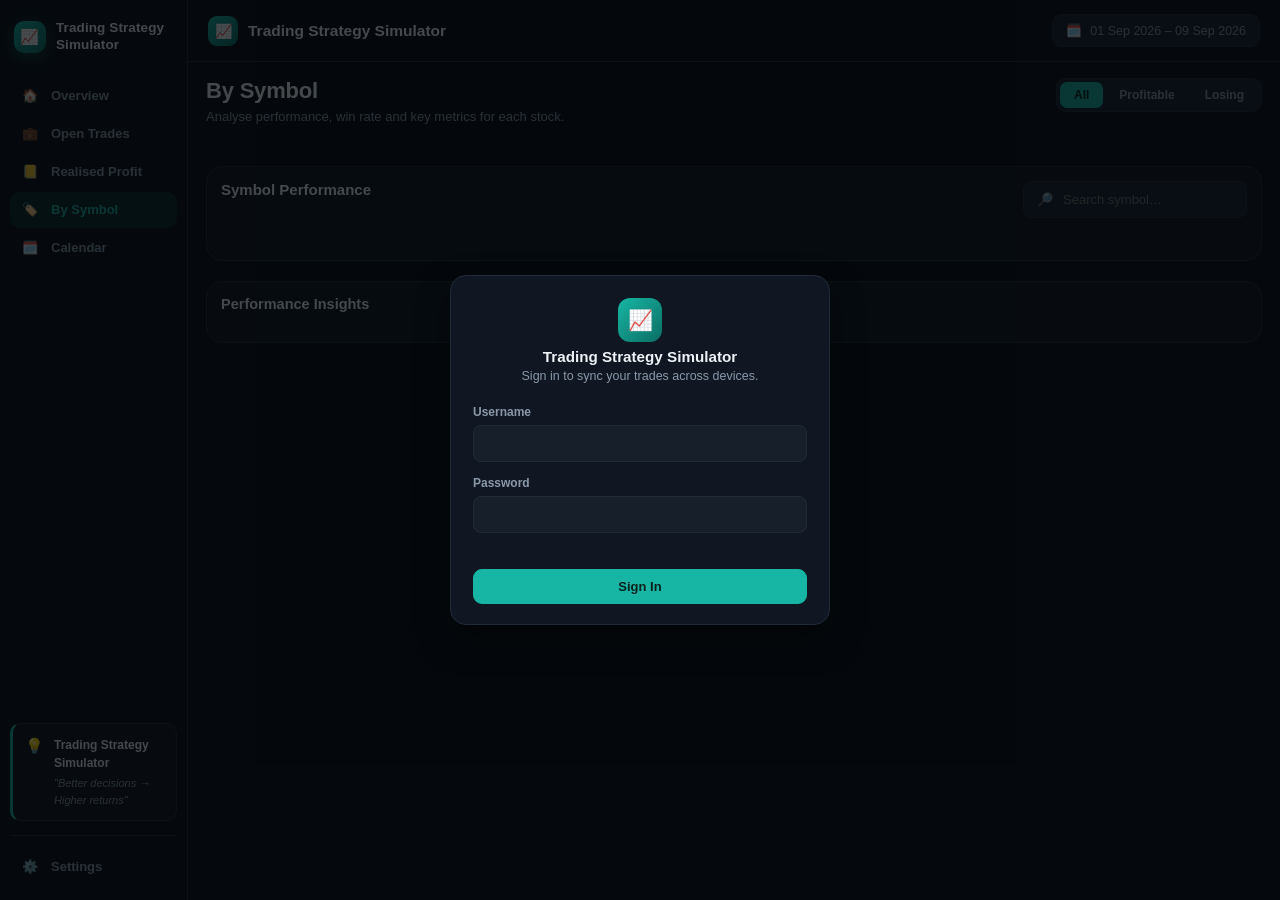
<file: by-symbol.html>
<!doctype html>
<html lang="en">
<head>
<meta charset="UTF-8" />
<meta name="viewport" content="width=device-width, initial-scale=1.0" />
<title>By Symbol — Trading Strategy Simulator</title>
<link rel="stylesheet" href="style.css" />
</head>
<body>
<div class="app-shell">

  <aside class="sidebar">
    <div class="brand"><span class="brand-mark">📈</span> Trading Strategy<br />Simulator</div>
    <ul class="nav-list">
      <li><a class="nav-item" href="index.html"><span class="ico">🏠</span> Overview</a></li>
      <li><a class="nav-item" href="open-trades.html"><span class="ico">💼</span> Open Trades</a></li>
      <li><a class="nav-item" href="realised-profit.html"><span class="ico">📒</span> Realised Profit</a></li>
      <li><a class="nav-item" href="by-symbol.html"><span class="ico">🏷️</span> By Symbol</a></li>
      <li><a class="nav-item" href="calendar.html"><span class="ico">🗓️</span> Calendar</a></li>
    </ul>
    <div class="sidebar-spacer"></div>
    <div class="sidebar-quote">
      <span class="sq-icon">💡</span>
      <span class="sq-text"><b>Trading Strategy Simulator</b><em>"Better decisions → Higher returns"</em></span>
    </div>
    <div class="sidebar-foot">
      <a class="nav-item" href="#" id="signOutBtn"><span class="ico">⚙️</span> Settings</a>
    </div>
  </aside>

  <main class="main">
    <div class="topbar">
      <div class="topbar-left">
        <button class="icon-btn" id="menuToggle" style="display:none;">☰</button>
        <span class="brand-mark">📈</span>
        <h1>Trading Strategy Simulator</h1>
      </div>
      <div class="topbar-right">
        <div class="date-range">🗓️ <span>01 Sep 2026 – 09 Sep 2026</span></div>
      </div>
    </div>

    <div class="content">

      <div class="page-head-row">
        <div class="page-head">
          <h2>By Symbol</h2>
          <p>Analyse performance, win rate and key metrics for each stock.</p>
        </div>
        <div class="seg-toggle" id="profitFilterToggle">
          <button class="active" data-filter="all">All</button>
          <button data-filter="profitable">Profitable</button>
          <button data-filter="losing">Losing</button>
        </div>
      </div>

      <div class="kpi-row" id="kpiRow1"></div>

      <div class="panel" id="symbolPanel" style="margin-top:6px;">
        <div class="page-head-row" style="margin-bottom:14px;">
          <h3 style="margin:0;font-size:15px;">Symbol Performance</h3>
          <div class="toolbar" style="margin:0;">
            <div class="search-box">🔎 <input type="text" id="searchBox" placeholder="Search symbol…" /></div>
          </div>
        </div>
        <div class="table-wrap">
          <table class="data-table" id="symbolTable"></table>
        </div>
        <div class="pagination">
          <span class="page-info" id="resultsCount"></span>
          <div class="page-controls" id="pagination"></div>
        </div>
      </div>

      <div class="panel" style="margin-top:20px;">
        <div class="panel-head"><h3>Performance Insights</h3></div>
        <div class="insight-grid" id="insightGrid"></div>
      </div>
    </div>
  </main>
</div>

<!-- ============ SYMBOL DETAIL MODAL ============ -->
<div class="modal-overlay" id="symbolModalOverlay">
  <div class="modal modal-xl">
    <div class="symbol-modal-head">
      <div class="sym-id">
        <span class="sym-avatar" id="symAvatarBig">R</span>
        <div>
          <h3 id="symTitle">—</h3>
          <p id="symSubtitle">—</p>
        </div>
      </div>
      <button class="modal-close" id="symbolModalClose">✕</button>
    </div>
    <div class="mini-stat-row" id="symMiniStats"></div>

    <div class="symbol-modal-toolbar">
      <h4>Trades</h4>
      <div class="toolbar-right">
        <div class="pill-tabs compact" style="margin:0;">
          <button class="pill-tab modal-side-tab active" data-side="all">All</button>
          <button class="pill-tab modal-side-tab" data-side="Long">Long</button>
          <button class="pill-tab modal-side-tab" data-side="Short">Short</button>
        </div>
        <div class="range-chip">🗓️ 01 Sep 2026 – 09 Sep 2026</div>
      </div>
    </div>
    <div class="modal-body" style="padding-top:8px;">
      <div class="table-wrap">
        <table class="data-table" id="symTradesTable"></table>
      </div>
    </div>
    <div class="modal-footer" style="justify-content:space-between;align-items:center;">
      <span class="muted" id="symTradesCount" style="font-size:12px;"></span>
      <button class="btn btn-primary" id="symbolModalCloseBtn">Close</button>
    </div>
  </div>
</div>

<div class="toast" id="toast"></div>

<script src="api.js"></script>
<script src="utils.js"></script>
<script src="shell.js"></script>
<script src="by-symbol.js"></script>
</body>
</html>
</file>
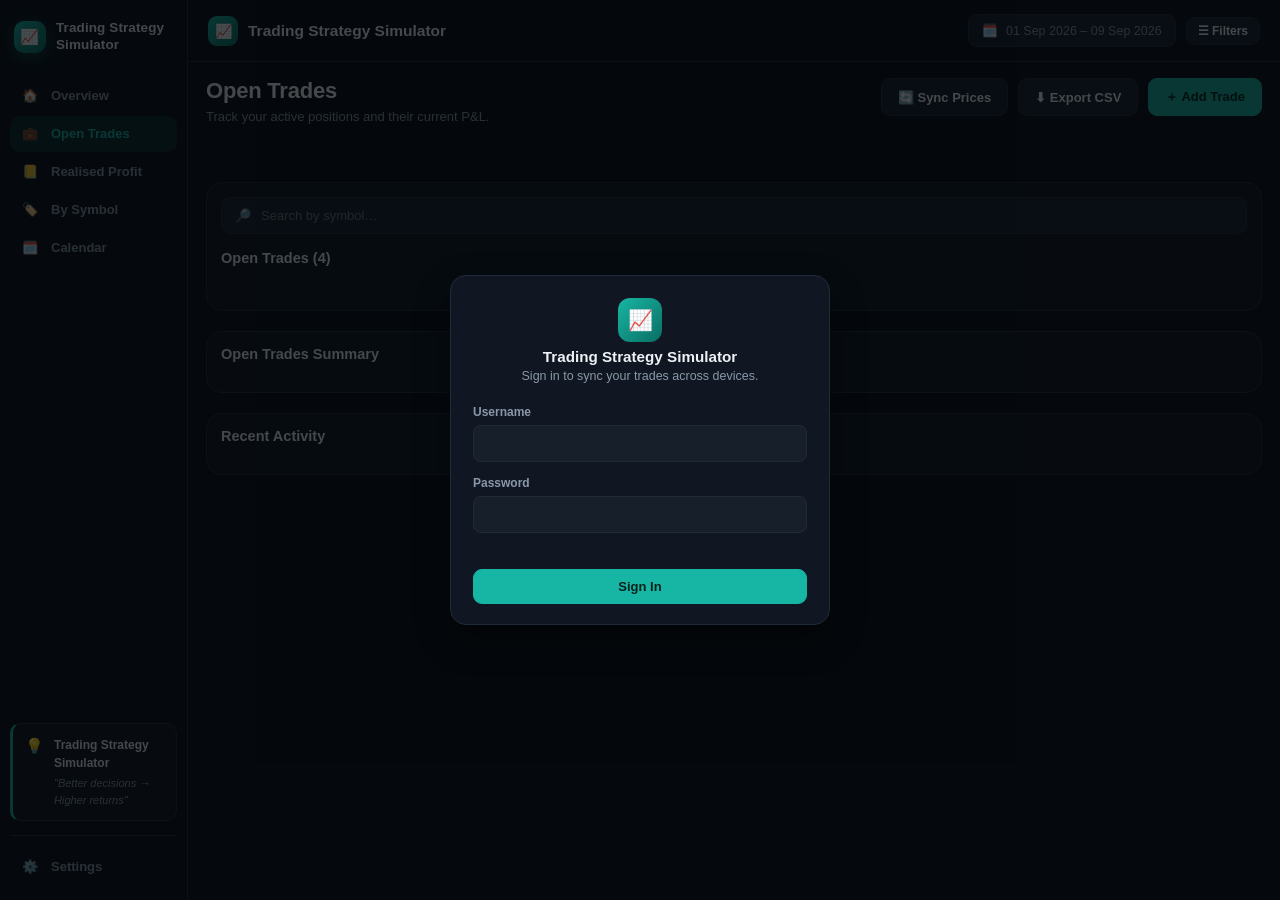
<file: open-trades.html>
<!doctype html>
<html lang="en">
<head>
<meta charset="UTF-8" />
<meta name="viewport" content="width=device-width, initial-scale=1.0" />
<title>Open Trades — Trading Strategy Simulator</title>
<link rel="stylesheet" href="style.css" />
</head>
<body>
<div class="app-shell">

  <!-- ============ SIDEBAR ============ -->
  <aside class="sidebar">
    <div class="brand"><span class="brand-mark">📈</span> Trading Strategy<br />Simulator</div>
    <ul class="nav-list">
      <li><a class="nav-item" href="index.html"><span class="ico">🏠</span> Overview</a></li>
      <li><a class="nav-item" href="open-trades.html"><span class="ico">💼</span> Open Trades</a></li>
      <li><a class="nav-item" href="realised-profit.html"><span class="ico">📒</span> Realised Profit</a></li>
      <li><a class="nav-item" href="by-symbol.html"><span class="ico">🏷️</span> By Symbol</a></li>
      <li><a class="nav-item" href="calendar.html"><span class="ico">🗓️</span> Calendar</a></li>
    </ul>
    <div class="sidebar-spacer"></div>
    <div class="sidebar-quote">
      <span class="sq-icon">💡</span>
      <span class="sq-text"><b>Trading Strategy Simulator</b><em>"Better decisions → Higher returns"</em></span>
    </div>
    <div class="sidebar-foot">
      <a class="nav-item" href="#" id="signOutBtn"><span class="ico">⚙️</span> Settings</a>
    </div>
  </aside>

  <!-- ============ MAIN ============ -->
  <main class="main">
    <div class="topbar">
      <div class="topbar-left">
        <button class="icon-btn" id="menuToggle" style="display:none;">☰</button>
        <span class="brand-mark">📈</span>
        <h1>Trading Strategy Simulator</h1>
      </div>
      <div class="topbar-right">
        <div class="date-range">🗓️ <span>01 Sep 2026 – 09 Sep 2026</span></div>
        <button class="btn btn-sm" id="filtersBtn">☰ Filters</button>
      </div>
    </div>

    <div class="content">
      <div class="page-head-row">
        <div class="page-head">
          <h2>Open Trades</h2>
          <p>Track your active positions and their current P&amp;L.</p>
        </div>
        <div style="display:flex;gap:10px;flex-wrap:wrap;">
          <button class="btn" id="syncPricesBtn">🔄 Sync Prices</button>
          <button class="btn" id="exportCsvBtn">⬇ Export CSV</button>
          <button class="btn btn-primary" id="openAddTradeBtn">＋ Add Trade</button>
        </div>
      </div>

      <div class="sync-note" id="syncNote" style="margin-bottom:16px;"></div>

      <div class="kpi-row" id="kpiRow" style="margin-bottom:20px;"></div>

      <div class="panel" style="margin-bottom:20px;">
        <div class="toolbar">
          <div class="search-box">🔎 <input type="text" id="searchBox" placeholder="Search by symbol…" /></div>
        </div>
        <div class="filters-bar" id="filtersBar">
          <select id="filterDirection">
            <option value="">All Directions</option>
            <option value="Long">Long</option>
            <option value="Short">Short</option>
          </select>
          <select id="filterAssetType">
            <option value="">All Asset Types</option>
            <option value="Cash/Future">Cash/Future</option>
            <option value="Options">Options</option>
          </select>
        </div>

        <div class="panel-head" style="margin-top:16px;">
          <h3 id="openTradesHeading">Open Trades (4)</h3>
        </div>
        <div class="table-wrap">
          <table class="data-table" id="openTradesTable"></table>
        </div>
        <div class="totals-row" id="openTotalsRow"></div>
      </div>

      <div class="panel" style="margin-bottom:20px;">
        <div class="panel-head"><h3>Open Trades Summary</h3></div>
        <div class="summary-strip" id="summaryStrip"></div>
      </div>

      <div class="panel">
        <div class="panel-head"><h3>Recent Activity</h3></div>
        <div class="table-wrap">
          <table class="data-table" id="actionsLogTable"></table>
        </div>
      </div>
    </div>
  </main>
</div>

<!-- datalists for symbol / strategy autocomplete -->
<datalist id="symbolList"></datalist>
<datalist id="strategyList"></datalist>

<!-- ============ ADD TRADE MODAL ============ -->
<div class="modal-overlay" id="addTradeModalOverlay">
  <div class="modal modal-lg">
    <div class="modal-header">
      <div>
        <div class="mh-ico">＋</div>
        <h3>Add Trade</h3>
        <p>Enter the trade details to track in your strategy.</p>
      </div>
      <button class="modal-close" id="addTradeModalClose">✕</button>
    </div>
    <div class="modal-body two-col">
      <div>
        <div class="modal-section-title">Trade Details</div>
        <div class="field">
          <label for="fSymbol">Symbol *</label>
          <input id="fSymbol" list="symbolList" placeholder="Search symbol (e.g. RELIANCE)" autocomplete="off" />
          <div class="hint" id="fSymbolPriceHint"></div>
        </div>
        <div class="field">
          <label>Trade Type *</label>
          <div class="segmented" id="assetDirectionToggle">
            <button type="button" data-val="Long" class="active" id="btnBuy">BUY</button>
            <button type="button" data-val="Short" id="btnSell">SELL</button>
          </div>
          <select id="fDirection" style="display:none;">
            <option value="Long">Long</option>
            <option value="Short">Short</option>
          </select>
        </div>
        <div class="field-row">
          <div class="field">
            <label for="fQuantity">Quantity *</label>
            <input id="fQuantity" type="number" min="0" step="1" placeholder="10" />
          </div>
          <div class="field">
            <label for="fEntryPrice">Entry Price *</label>
            <input id="fEntryPrice" type="number" min="0" step="0.01" placeholder="1420.00" />
          </div>
        </div>
        <div class="field">
          <label for="fInvested">Invested Value (with leverage) <span class="opt">ⓘ</span></label>
          <input id="fInvested" type="number" min="0" step="1" placeholder="85000" />
        </div>
        <div class="field">
          <label for="fEntryDate">Buy Date *</label>
          <input id="fEntryDate" type="datetime-local" />
        </div>
        <div class="field">
          <label>Asset Type</label>
          <div class="segmented" id="assetTypeToggle">
            <button type="button" data-val="Cash/Future" class="active">Cash/Future</button>
            <button type="button" data-val="Options">Options</button>
          </div>
        </div>
      </div>

      <div>
        <div class="modal-section-title">Risk Management</div>
        <div class="field-row">
          <div class="field">
            <label for="fStopLoss">Stop Loss <span class="opt">(optional)</span></label>
            <input id="fStopLoss" type="number" min="0" step="0.01" placeholder="1380.00" />
          </div>
          <div class="field">
            <label for="fTarget">Target Price <span class="opt">(optional)</span></label>
            <input id="fTarget" type="number" min="0" step="0.01" placeholder="1500.00" />
          </div>
        </div>
        <div id="plPreviewBox" class="hint" style="display:none;background:var(--panel-2);border:1px solid var(--border);border-radius:8px;padding:10px;margin-bottom:10px;"></div>

        <div class="modal-section-title" style="margin-top:8px;">Strategy &amp; Notes</div>
        <div class="field">
          <label for="fStrategy">Strategy Name *</label>
          <input id="fStrategy" list="strategyList" placeholder="e.g. EMA Crossover" />
        </div>
        <div class="field">
          <label for="fNotes">Note <span class="opt">(optional)</span></label>
          <textarea id="fNotes" maxlength="500" placeholder="Long term position. Good sector outlook."></textarea>
        </div>
      </div>
    </div>
    <div class="form-error" id="formError" style="padding:0 22px;"></div>
    <div class="modal-footer">
      <button class="btn" id="addTradeCancel">Cancel</button>
      <button class="btn btn-primary" id="addTradeBtn">Add Trade</button>
    </div>
  </div>
</div>

<!-- ============ CLOSE TRADE MODAL ============ -->
<div class="modal-overlay" id="closeModalOverlay">
  <div class="modal">
    <div class="modal-header">
      <div>
        <h3>Close Trade</h3>
      </div>
      <button class="modal-close" id="closeModalClose">✕</button>
    </div>
    <div class="modal-body">
      <div style="display:flex;align-items:center;justify-content:space-between;margin-bottom:16px;">
        <div style="display:flex;align-items:center;gap:10px;">
          <div id="closeAvatar" style="width:34px;height:34px;border-radius:10px;background:var(--accent-soft);color:var(--accent);display:flex;align-items:center;justify-content:center;font-weight:700;">R</div>
          <div>
            <div style="font-weight:700;" id="closeSymbol">—</div>
            <div class="muted" style="font-size:11.5px;" id="closeAssetType">—</div>
          </div>
        </div>
        <div style="text-align:right;">
          <div class="muted" style="font-size:11px;">Current Price</div>
          <div>₹<span id="closeCurrentPrice">0</span> <span id="closeCurrentPct"></span></div>
        </div>
      </div>
      <div class="field-row">
        <div class="field">
          <label for="closeSellDate">Sell Date *</label>
          <input id="closeSellDate" type="date" />
        </div>
        <div class="field">
          <label for="closeExitPrice">Exit Price *</label>
          <input id="closeExitPrice" type="number" min="0" step="0.01" />
        </div>
      </div>
      <div class="field">
        <label for="closeExitValue">Exit Value (with leverage) <span class="opt">ⓘ</span></label>
        <input id="closeExitValue" type="number" min="0" step="1" />
      </div>
      <div class="field">
        <label for="closeNotes">Notes <span class="opt">(optional)</span></label>
        <textarea id="closeNotes" maxlength="500" placeholder="Closed as per strategy rules."></textarea>
      </div>
      <div class="form-error" id="closeError"></div>
    </div>
    <div class="modal-footer">
      <button class="btn" id="closeCancel">Cancel</button>
      <button class="btn btn-primary" id="closeConfirm">Close Trade</button>
    </div>
  </div>
</div>

<!-- ============ EDIT TRADE MODAL ============ -->
<div class="modal-overlay" id="editModalOverlay">
  <div class="modal">
    <div class="modal-header">
      <div><h3>Edit Trade</h3><p>Update price, risk levels or notes.</p></div>
      <button class="modal-close" id="editModalClose">✕</button>
    </div>
    <div class="modal-body">
      <div class="field-row">
        <div class="field">
          <label for="eEntryPrice">Entry Price *</label>
          <input id="eEntryPrice" type="number" min="0" step="0.01" />
        </div>
        <div class="field">
          <label for="eQuantity">Quantity *</label>
          <input id="eQuantity" type="number" min="0" step="1" />
        </div>
      </div>
      <div class="field-row">
        <div class="field">
          <label for="eTarget">Target Price <span class="opt">(optional)</span></label>
          <input id="eTarget" type="number" min="0" step="0.01" />
        </div>
        <div class="field">
          <label for="eStopLoss">Stop Loss <span class="opt">(optional)</span></label>
          <input id="eStopLoss" type="number" min="0" step="0.01" />
        </div>
      </div>
      <div class="field">
        <label for="eLtp">LTP</label>
        <input id="eLtp" type="number" min="0" step="0.01" />
      </div>
      <div class="field">
        <label for="eNotes">Notes <span class="opt">(optional)</span></label>
        <textarea id="eNotes" maxlength="500"></textarea>
      </div>
      <div class="form-error" id="editError"></div>
    </div>
    <div class="modal-footer">
      <button class="btn" id="editCancel">Cancel</button>
      <button class="btn btn-primary" id="editSave">Save Changes</button>
    </div>
  </div>
</div>

<div class="toast" id="toast"></div>

<script src="api.js"></script>
<script src="utils.js"></script>
<script src="shell.js"></script>
<script src="open-trades.js"></script>
<script>
  // Wire the BUY/SELL segmented control to the hidden fDirection select the
  // existing open-trades.js logic reads from.
  document.getElementById("assetDirectionToggle").addEventListener("click", (e) => {
    const btn = e.target.closest("button[data-val]");
    if (!btn) return;
    document.querySelectorAll("#assetDirectionToggle button").forEach((b) => b.classList.toggle("active", b === btn));
    const sel = document.getElementById("fDirection");
    sel.value = btn.dataset.val;
    sel.dispatchEvent(new Event("change"));
  });
</script>
</body>
</html>
</file>
<file: style.css>
/* =========================================================
   Trading Strategy Simulator — shared styles
   ========================================================= */

:root {
  --bg: #0a0e14;
  --panel: #111722;
  --panel-2: #171f2b;
  --panel-3: #1d2734;
  --border: #212b38;
  --text: #eef2f7;
  --muted: #8998a9;
  --muted-2: #5d6b7d;

  --accent: #17b6a4;
  --accent-2: #0f8f80;
  --accent-soft: rgba(23, 182, 164, 0.14);

  --cyan: #22d3ee;
  --cyan-soft: rgba(34, 211, 238, 0.14);
  --blue: #38bdf8;
  --blue-soft: rgba(56, 189, 248, 0.14);
  --purple: #a78bfa;
  --purple-soft: rgba(167, 139, 250, 0.14);
  --pink: #f472b6;
  --pink-soft: rgba(244, 114, 182, 0.14);
  --yellow: #eab308;
  --yellow-soft: rgba(234, 179, 8, 0.14);
  --orange: #fb923c;
  --orange-soft: rgba(251, 146, 60, 0.14);

  --green: #22c55e;
  --green-soft: rgba(34, 197, 94, 0.14);
  --red: #f43f5e;
  --red-soft: rgba(244, 63, 94, 0.14);

  --radius: 16px;
  --radius-sm: 10px;
  --shadow: 0 14px 34px rgba(0, 0, 0, 0.4);
  --sidebar-w: 236px;
}

* { box-sizing: border-box; }

html, body {
  margin: 0;
  padding: 0;
  background: var(--bg);
  color: var(--text);
  font-family: "Inter", -apple-system, BlinkMacSystemFont, "Segoe UI", Roboto, Helvetica, Arial, sans-serif;
  font-size: 14px;
  -webkit-font-smoothing: antialiased;
  overflow-x: hidden;
}
.app-shell { min-width: 0; }
.main { min-width: 0; overflow-x: hidden; }

a { color: inherit; text-decoration: none; }
button { font-family: inherit; cursor: pointer; }
input, select, textarea { font-family: inherit; }

.muted { color: var(--muted); }
.pos { color: var(--green) !important; }
.neg { color: var(--red) !important; }

/* ---------------- App shell ---------------- */
.app-shell {
  display: flex;
  min-height: 100vh;
}

/* ---------------- Sidebar ---------------- */
.sidebar {
  width: var(--sidebar-w);
  flex-shrink: 0;
  background: var(--bg);
  border-right: 1px solid var(--border);
  display: flex;
  flex-direction: column;
  padding: 20px 16px;
  position: sticky;
  top: 0;
  height: 100vh;
}
.brand {
  display: flex;
  align-items: center;
  gap: 10px;
  padding: 4px 4px 24px;
  font-weight: 700;
  font-size: 14.5px;
  letter-spacing: 0.1px;
  line-height: 1.25;
}
.brand .brand-mark {
  width: 32px;
  height: 32px;
  border-radius: 10px;
  background: linear-gradient(135deg, var(--accent), #0a6e63);
  display: flex;
  align-items: center;
  justify-content: center;
  font-size: 15px;
  flex-shrink: 0;
  box-shadow: 0 4px 14px rgba(23, 182, 164, 0.3);
}
.nav-list {
  list-style: none;
  margin: 0;
  padding: 0;
  display: flex;
  flex-direction: column;
  gap: 2px;
}
.nav-item {
  display: flex;
  align-items: center;
  gap: 11px;
  padding: 9px 10px;
  border-radius: var(--radius-sm);
  color: var(--muted);
  font-weight: 600;
  font-size: 13.3px;
  transition: background 0.15s, color 0.15s;
}
.nav-item .ico {
  width: 20px;
  height: 20px;
  flex-shrink: 0;
  text-align: center;
  font-size: 13px;
  display: inline-flex;
  align-items: center;
  justify-content: center;
  border-radius: 6px;
}
.nav-item:hover { background: var(--panel-2); color: var(--text); }
.nav-item.active { background: var(--accent-soft); color: var(--accent); }
.nav-item.active .ico { color: var(--accent); }

/* subtle per-item icon tint (purely decorative, matches the varied dot
   colors in the reference design) */
.nav-list li:nth-child(1) .ico { color: var(--accent); }
.nav-list li:nth-child(2) .ico { color: var(--yellow); }
.nav-list li:nth-child(3) .ico { color: var(--green); }
.nav-list li:nth-child(4) .ico { color: var(--purple); }
.nav-list li:nth-child(5) .ico { color: var(--blue); }
.nav-item.active .ico { color: var(--accent) !important; }

.sidebar-spacer { flex: 1; }

.sidebar-quote {
  display: flex;
  gap: 10px;
  align-items: flex-start;
  background: var(--panel);
  border: 1px solid var(--border);
  border-left: 3px solid var(--accent);
  border-radius: 10px;
  padding: 12px 12px;
  margin-bottom: 14px;
}
.sidebar-quote .sq-icon { font-size: 15px; line-height: 1.3; }
.sidebar-quote .sq-text { font-size: 11px; color: var(--muted); line-height: 1.5; }
.sidebar-quote .sq-text b { display: block; color: var(--text); font-size: 12px; margin-bottom: 3px; }
.sidebar-quote .sq-text em { font-style: italic; color: var(--muted); }

.sidebar-foot { border-top: 1px solid var(--border); padding-top: 12px; }

/* ---------------- Main ---------------- */
.main {
  flex: 1;
  min-width: 0;
  display: flex;
  flex-direction: column;
}
.topbar {
  display: flex;
  align-items: center;
  justify-content: space-between;
  padding: 16px 28px;
  border-bottom: 1px solid var(--border);
  background: var(--bg);
  position: sticky;
  top: 0;
  z-index: 20;
}
.topbar-left { display: flex; align-items: center; gap: 10px; }
.topbar-left .brand-mark {
  width: 30px; height: 30px; border-radius: 9px;
  background: linear-gradient(135deg, var(--accent), #0a6e63);
  display: flex; align-items: center; justify-content: center; font-size: 14px;
}
.topbar h1 {
  font-size: 15.5px;
  margin: 0;
  font-weight: 700;
}
.topbar-right { display: flex; align-items: center; gap: 10px; flex-wrap: wrap; justify-content: flex-end; }
.date-range {
  display: flex;
  align-items: center;
  gap: 8px;
  background: var(--panel-2);
  border: 1px solid var(--border);
  padding: 8px 13px;
  border-radius: 9px;
  font-size: 12.5px;
  color: var(--muted);
  font-weight: 500;
  white-space: nowrap;
}
.icon-btn {
  width: 34px;
  height: 34px;
  border-radius: 9px;
  border: 1px solid var(--border);
  background: var(--panel-2);
  color: var(--muted);
  display: flex;
  align-items: center;
  justify-content: center;
  font-size: 14px;
}
.icon-btn:hover { color: var(--text); border-color: var(--accent); }

.content { padding: 22px 28px 60px; }
.page-head { margin-bottom: 22px; }
.page-head h2 { margin: 0 0 5px; font-size: 22px; font-weight: 800; letter-spacing: -0.2px; }
.page-head p { margin: 0; color: var(--muted); font-size: 13px; }
.page-head-row {
  display: flex;
  align-items: flex-start;
  justify-content: space-between;
  gap: 16px;
  flex-wrap: wrap;
}

/* ---------------- Segmented toggle (Monthly/Custom, All/Long/Short header variant) ---------------- */
.seg-toggle {
  display: inline-flex;
  background: var(--panel-2);
  border: 1px solid var(--border);
  border-radius: 10px;
  padding: 3px;
  gap: 2px;
}
.seg-toggle button {
  border: none;
  background: transparent;
  color: var(--muted);
  font-weight: 600;
  font-size: 12px;
  padding: 6px 14px;
  border-radius: 7px;
}
.seg-toggle button.active { background: var(--accent); color: #062019; }

/* ---------------- KPI tiles ---------------- */
.kpi-row {
  display: grid;
  grid-template-columns: repeat(auto-fit, minmax(190px, 1fr));
  gap: 14px;
  margin-bottom: 20px;
}
.kpi-tile {
  background: var(--panel);
  border: 1px solid var(--border);
  border-radius: var(--radius);
  padding: 17px 17px 15px;
}
.kt-top { display: flex; align-items: flex-start; justify-content: space-between; margin-bottom: 12px; gap: 8px; }
.kt-label { color: var(--muted); font-size: 12px; font-weight: 600; line-height: 1.3; }
.kt-icon-badge {
  width: 32px; height: 32px; border-radius: 10px; flex-shrink: 0;
  display: flex; align-items: center; justify-content: center;
  font-size: 14px; background: var(--accent-soft); color: var(--accent);
}
.kt-val { font-size: 21px; font-weight: 800; margin-bottom: 4px; letter-spacing: -0.2px; }
.kt-sub { font-size: 12px; color: var(--muted); font-weight: 500; }

/* ---------------- Panels / cards ---------------- */
.panel {
  background: var(--panel);
  border: 1px solid var(--border);
  border-radius: var(--radius);
  padding: 20px;
}
.panel-head { display: flex; align-items: center; justify-content: space-between; margin-bottom: 16px; gap: 10px; flex-wrap: wrap; }
.panel-head h3 { margin: 0; font-size: 14.5px; font-weight: 700; }
.panel-head p.panel-sub { margin: 2px 0 0; font-size: 12px; color: var(--muted); }
.grid-2 { display: grid; grid-template-columns: 1.55fr 1fr; gap: 14px; }

/* Fixed-height chart container so Chart.js's responsive resize can never
   blow up the canvas height. */
.chart-wrap { position: relative; width: 100%; height: 260px; }
.chart-wrap canvas { max-width: 100%; }
.chart-wrap.small { height: 210px; }

.range-tabs { display: flex; background: var(--panel-2); border: 1px solid var(--border); border-radius: 10px; padding: 3px; gap: 2px; }
.range-tabs button {
  border: none; background: transparent; color: var(--muted);
  font-weight: 700; font-size: 11.5px; padding: 6px 12px; border-radius: 7px;
}
.range-tabs button.active { background: var(--accent); color: #062019; }

.chart-value-pill {
  position: absolute;
  top: 8px;
  right: 8px;
  background: var(--accent);
  color: #062019;
  font-weight: 800;
  font-size: 11.5px;
  padding: 5px 12px;
  border-radius: 20px;
  box-shadow: 0 6px 16px rgba(23, 182, 164, 0.35);
  pointer-events: none;
}

.stat-list { display: flex; flex-direction: column; }
.stat-row {
  display: flex;
  align-items: center;
  justify-content: space-between;
  padding: 10px 0;
  border-bottom: 1px dashed var(--border);
  font-size: 13px;
}
.stat-row:last-child { border-bottom: none; padding-bottom: 0; }
.stat-row .stat-label { color: var(--muted); }
.stat-row .stat-val { font-weight: 700; }

/* ---------------- Donut + legend block (P&L Breakdown / Profit by Sectors) ---------------- */
.donut-block { display: flex; align-items: center; gap: 20px; flex-wrap: wrap; }
.donut-wrap { position: relative; width: 148px; height: 148px; flex-shrink: 0; }
.donut-center {
  position: absolute; inset: 0; display: flex; flex-direction: column;
  align-items: center; justify-content: center; text-align: center; pointer-events: none;
}
.donut-center .dc-val { font-size: 22px; font-weight: 800; }
.donut-center .dc-label { font-size: 10.5px; color: var(--muted); margin-top: 2px; }
.legend-list { display: flex; flex-direction: column; gap: 12px; flex: 1; min-width: 160px; }
.legend-row { display: flex; align-items: center; justify-content: space-between; font-size: 12.5px; gap: 10px; }
.legend-row .lg-left { display: flex; align-items: center; gap: 8px; color: var(--muted); }
.legend-row .dot { width: 9px; height: 9px; border-radius: 50%; flex-shrink: 0; }
.legend-row .lg-val { font-weight: 700; }
.donut-total {
  margin-top: 14px; padding-top: 14px; border-top: 1px solid var(--border);
}
.donut-total .dt-label { font-size: 11.5px; color: var(--muted); margin-bottom: 4px; }
.donut-total .dt-val { font-size: 20px; font-weight: 800; }

/* ---------------- Info tile row (Top symbol / Best sector / Active trades) ---------------- */
.info-grid { display: grid; grid-template-columns: repeat(4, 1fr); gap: 14px; margin-top: 14px; }
.info-tile {
  display: flex; align-items: center; gap: 12px;
  background: var(--panel); border: 1px solid var(--border); border-radius: var(--radius);
  padding: 15px 16px;
}
a.info-tile:hover, .info-tile.clickable:hover { border-color: var(--accent); }
.info-tile .it-avatar {
  width: 38px; height: 38px; border-radius: 11px; flex-shrink: 0;
  display: flex; align-items: center; justify-content: center; font-weight: 800; font-size: 15px;
}
.info-tile .it-body { flex: 1; min-width: 0; }
.info-tile .it-label { font-size: 11px; color: var(--muted); margin-bottom: 3px; font-weight: 600; }
.info-tile .it-value { font-weight: 800; font-size: 14.5px; }
.info-tile .it-sub { font-size: 11.5px; margin-top: 2px; font-weight: 600; }
.info-tile .it-chevron { color: var(--muted); font-size: 17px; flex-shrink: 0; }

/* ---------------- Quick actions ---------------- */
.quick-actions { display: grid; grid-template-columns: repeat(2, 1fr); gap: 14px; margin-top: 18px; }
.qa-card {
  display: flex;
  align-items: center;
  gap: 12px;
  background: var(--panel);
  border: 1px solid var(--border);
  border-radius: var(--radius);
  padding: 16px;
  text-align: left;
  width: 100%;
  color: var(--text);
}
.qa-card:hover { border-color: var(--accent); background: var(--panel-2); }
.qa-card .qa-ico {
  width: 38px; height: 38px; border-radius: 10px;
  background: var(--accent-soft); color: var(--accent);
  display: flex; align-items: center; justify-content: center; font-size: 17px; flex-shrink: 0;
}
.qa-card .qa-title { font-weight: 700; font-size: 13.5px; }
.qa-card .qa-sub { color: var(--muted); font-size: 12px; margin-top: 2px; }

/* ---------------- Buttons ---------------- */
.btn {
  border-radius: 9px;
  padding: 9px 16px;
  font-size: 13px;
  font-weight: 600;
  border: 1px solid var(--border);
  background: var(--panel-2);
  color: var(--text);
  display: inline-flex;
  align-items: center;
  gap: 6px;
}
.btn:hover { border-color: var(--accent); }
.btn-primary { background: var(--accent); border-color: var(--accent); color: #06211c; }
.btn-primary:hover { background: var(--accent-2); border-color: var(--accent-2); color: #fff; }
.btn-danger { background: var(--red); border-color: var(--red); color: #fff; }
.btn-sm { padding: 6px 11px; font-size: 12px; }
.btn-block { width: 100%; justify-content: center; }
.btn[disabled] { opacity: 0.6; cursor: default; }

/* ---------------- Forms ---------------- */
.field { display: flex; flex-direction: column; gap: 6px; margin-bottom: 14px; }
.field label { font-size: 12px; color: var(--muted); font-weight: 600; }
.field label .opt { color: var(--muted-2); font-weight: 400; }
.field input, .field select, .field textarea {
  background: var(--panel-2);
  border: 1px solid var(--border);
  color: var(--text);
  border-radius: 8px;
  padding: 10px 12px;
  font-size: 13px;
  outline: none;
  width: 100%;
}
.field input:focus, .field select:focus, .field textarea:focus { border-color: var(--accent); }
.field textarea { resize: vertical; min-height: 70px; }
.field .hint { font-size: 11px; color: var(--muted-2); }
.field-row { display: grid; grid-template-columns: 1fr 1fr; gap: 12px; }
.form-error { color: var(--red); font-size: 12.5px; min-height: 16px; margin: 2px 0 6px; }

.segmented { display: flex; gap: 8px; }
.segmented button {
  flex: 1;
  padding: 9px 12px;
  border-radius: 8px;
  border: 1px solid var(--border);
  background: var(--panel-2);
  color: var(--muted);
  font-weight: 700;
  font-size: 12.5px;
}
.segmented button.active { background: var(--accent); border-color: var(--accent); color: #06211c; }
.segmented button[data-val="SELL"].active,
.segmented button[data-val="Short"].active { background: var(--red); border-color: var(--red); color: #fff; }

/* ---------------- Tables ---------------- */
.table-wrap { overflow-x: auto; }
table.data-table { width: 100%; border-collapse: collapse; font-size: 12.8px; }
table.data-table th {
  text-align: left;
  color: var(--muted);
  font-weight: 600;
  font-size: 11.3px;
  text-transform: none;
  padding: 10px 12px;
  border-bottom: 1px solid var(--border);
  white-space: nowrap;
}
table.data-table td {
  padding: 12px;
  border-bottom: 1px solid var(--border);
  white-space: nowrap;
}
table.data-table tbody tr:hover { background: var(--panel-2); }
table.data-table tbody tr:last-child td { border-bottom: none; }
.pnl { font-weight: 700; }
table.data-table td .cell-sub { display: block; color: var(--muted); font-size: 10.8px; font-weight: 500; margin-top: 1px; }

.pill {
  display: inline-block;
  padding: 3px 9px;
  border-radius: 6px;
  font-size: 10.5px;
  font-weight: 700;
  letter-spacing: 0.2px;
}
.pill.long { background: var(--green-soft); color: var(--green); }
.pill.short { background: var(--red-soft); color: var(--red); }
.pill.open { background: var(--accent-soft); color: var(--accent); }
.pill.closed { background: var(--panel-3); color: var(--muted); }
/* Solid variants used for BUY / SELL badges to match the reference design */
.pill.buy { background: var(--green); color: #062712; }
.pill.sell { background: var(--red); color: #fff; }

.empty-state {
  text-align: center;
  padding: 34px 10px;
  color: var(--muted);
  font-size: 13px;
}

.actions-cell { text-align: right; }
.actions-btn {
  background: transparent;
  border: 1px solid var(--border);
  color: var(--muted);
  border-radius: 7px;
  width: 28px;
  height: 26px;
}
.actions-btn:hover { color: var(--text); border-color: var(--accent); }
.actions-menu {
  position: fixed;
  z-index: 500;
  background: var(--panel-3);
  border: 1px solid var(--border);
  border-radius: 8px;
  box-shadow: var(--shadow);
  display: flex;
  flex-direction: column;
  min-width: 150px;
  overflow: hidden;
  padding: 4px;
}
.actions-menu button {
  background: transparent;
  border: none;
  color: var(--text);
  text-align: left;
  padding: 8px 10px;
  font-size: 12.5px;
  border-radius: 6px;
}
.actions-menu button:hover { background: var(--panel-2); }
.actions-menu button.danger { color: var(--red); }

.totals-row {
  display: flex;
  gap: 24px;
  padding: 12px 4px 2px;
  font-size: 12.5px;
  flex-wrap: wrap;
}
.totals-row b { margin-left: 4px; }

/* ---------------- Summary tile strip (Open Trades Summary etc.) ---------------- */
.summary-strip { display: grid; grid-template-columns: repeat(5, 1fr); gap: 14px; }
.summary-strip .st-tile { background: var(--panel-2); border: 1px solid var(--border); border-radius: 12px; padding: 13px 14px; }
.summary-strip .st-label { font-size: 11px; color: var(--muted); font-weight: 600; margin-bottom: 6px; }
.summary-strip .st-val { font-size: 15px; font-weight: 800; }
.summary-strip .st-sub { font-size: 10.5px; color: var(--muted); margin-top: 2px; }

/* ---------------- Performance insights strip (By Symbol page) ---------------- */
.insight-grid { display: grid; grid-template-columns: repeat(4, 1fr); gap: 14px; }
.insight-tile { display: flex; align-items: flex-start; gap: 11px; background: var(--panel-2); border: 1px solid var(--border); border-radius: 12px; padding: 13px 14px; }
.insight-tile .ins-ico {
  width: 32px; height: 32px; border-radius: 9px; flex-shrink: 0;
  display: flex; align-items: center; justify-content: center; font-size: 14px;
}
.insight-tile .ins-label { font-size: 10.8px; color: var(--muted); font-weight: 600; margin-bottom: 3px; }
.insight-tile .ins-val { font-size: 13.5px; font-weight: 800; }
.insight-tile .ins-sub { font-size: 10.8px; color: var(--muted); margin-top: 2px; }

/* ---------------- Modal ---------------- */
.modal-overlay {
  position: fixed;
  inset: 0;
  background: rgba(4, 8, 11, 0.72);
  display: none;
  align-items: center;
  justify-content: center;
  z-index: 1000;
  padding: 20px;
}
.modal-overlay.active { display: flex; }
.modal {
  background: var(--panel);
  border: 1px solid var(--border);
  border-radius: 16px;
  width: 100%;
  max-width: 480px;
  box-shadow: var(--shadow);
  max-height: 90vh;
  overflow-y: auto;
}
.modal.modal-lg { max-width: 780px; }
.modal-header {
  display: flex;
  align-items: flex-start;
  justify-content: space-between;
  padding: 20px 22px 14px;
  border-bottom: 1px solid var(--border);
}
.modal-header .mh-ico {
  width: 34px; height: 34px; border-radius: 9px;
  background: var(--accent-soft); color: var(--accent);
  display: flex; align-items: center; justify-content: center; margin-bottom: 8px; font-size: 15px;
}
.modal-header h3 { margin: 0 0 3px; font-size: 16px; }
.modal-header p { margin: 0; color: var(--muted); font-size: 12.5px; }
.modal-close {
  background: transparent; border: none; color: var(--muted); font-size: 18px; line-height: 1;
  padding: 4px;
}
.modal-close:hover { color: var(--text); }
.modal-body { padding: 20px 22px; }
.modal-body.two-col { display: grid; grid-template-columns: 1fr 1fr; gap: 22px; }
.modal-section-title { font-size: 12.5px; font-weight: 700; color: var(--accent); margin: 0 0 12px; text-transform: none; }
.modal-footer {
  display: flex;
  justify-content: flex-end;
  gap: 10px;
  padding: 16px 22px 20px;
}
.char-count { text-align: right; font-size: 10.5px; color: var(--muted-2); margin-top: -4px; }

/* ---------------- Login gate ---------------- */
.auth-overlay { z-index: 3000; }
.auth-modal { max-width: 380px; text-align: center; }
.auth-modal .brand-mark {
  width: 44px; height: 44px; border-radius: 12px; margin: 22px auto 6px;
  background: linear-gradient(135deg, var(--accent), #0a6e63);
  display: flex; align-items: center; justify-content: center; font-size: 20px;
}
.auth-modal h3 { margin: 0 0 4px; }
.auth-modal p.sub { color: var(--muted); font-size: 12.5px; margin: 0 0 18px; }
.auth-modal .modal-body { padding-top: 4px; text-align: left; }

/* ---------------- Toast ---------------- */
.toast {
  position: fixed;
  bottom: 24px;
  left: 50%;
  transform: translateX(-50%) translateY(20px);
  background: var(--panel-3);
  border: 1px solid var(--border);
  color: var(--text);
  padding: 11px 18px;
  border-radius: 9px;
  font-size: 13px;
  opacity: 0;
  pointer-events: none;
  transition: opacity 0.2s, transform 0.2s;
  z-index: 4000;
  box-shadow: var(--shadow);
}
.toast.show { opacity: 1; transform: translateX(-50%) translateY(0); pointer-events: auto; }
.toast.err { border-color: var(--red); color: #ffd7dc; }

/* ---------------- Search / filters ---------------- */
.toolbar { display: flex; align-items: center; gap: 10px; flex-wrap: wrap; margin-bottom: 4px; }
.search-box {
  display: flex;
  align-items: center;
  gap: 8px;
  background: var(--panel-2);
  border: 1px solid var(--border);
  border-radius: 9px;
  padding: 9px 13px;
  min-width: 220px;
  flex: 1;
}
.search-box input { background: transparent; border: none; outline: none; color: var(--text); width: 100%; font-size: 13px; }
.filters-bar { display: none; gap: 10px; margin: 12px 0 0; flex-wrap: wrap; }
.filters-bar select {
  background: var(--panel-2); border: 1px solid var(--border); color: var(--text);
  border-radius: 8px; padding: 7px 10px; font-size: 12.5px;
}

.dot-live {
  display: inline-block; width: 7px; height: 7px; border-radius: 50%;
  background: var(--green); margin-right: 6px; box-shadow: 0 0 0 3px var(--green-soft);
}

.sync-note { font-size: 11.5px; color: var(--muted); display: flex; align-items: center; }

/* ---------------- Calendar page ---------------- */
.cal-layout { display: grid; grid-template-columns: 1fr 320px; gap: 16px; align-items: start; }
.cal-head {
  display: flex; align-items: center; justify-content: space-between; margin-bottom: 16px;
}
.cal-nav { display: flex; align-items: center; gap: 10px; }
.cal-month-label { font-size: 16px; font-weight: 700; min-width: 150px; text-align: center; }
.cal-legend { display: flex; align-items: center; gap: 14px; font-size: 11.5px; color: var(--muted); }
.cal-legend span { display: inline-flex; align-items: center; gap: 5px; }
.cal-legend i { width: 10px; height: 10px; border-radius: 3px; display: inline-block; }

.cal-grid {
  display: grid;
  grid-template-columns: repeat(7, 1fr);
  gap: 8px;
}
.cal-dow {
  text-align: center;
  color: var(--muted);
  font-size: 11px;
  font-weight: 700;
  padding-bottom: 4px;
}
.cal-cell {
  background: var(--panel-2);
  border: 1px solid var(--border);
  border-radius: 10px;
  min-height: 78px;
  padding: 8px;
  display: flex;
  flex-direction: column;
  justify-content: space-between;
}
.cal-cell.empty { background: transparent; border-color: transparent; }
.cal-cell.today { border-color: var(--accent); box-shadow: 0 0 0 1px var(--accent) inset; }
.cal-cell .cal-daynum { font-size: 11.5px; color: var(--muted); font-weight: 600; }
.cal-cell.has-trades { cursor: pointer; }
.cal-cell.has-trades:hover { border-color: var(--accent); }
.cal-cell .cal-pnl { font-size: 12.5px; font-weight: 700; }
.cal-cell .cal-count { font-size: 10.2px; color: var(--muted); }
.cal-cell.pos-day { background: var(--green-soft); border-color: rgba(34,197,94,0.35); }
.cal-cell.neg-day { background: var(--red-soft); border-color: rgba(244,63,94,0.35); }

.cal-summary { display: grid; grid-template-columns: repeat(4, 1fr); gap: 14px; margin-top: 20px; }

/* ---------------- Monthly Summary side panel (Calendar page) ---------------- */
.msum-head { display: flex; align-items: center; justify-content: space-between; margin-bottom: 14px; flex-wrap: wrap; gap: 8px; }
.msum-head h3 { margin: 0; font-size: 13.5px; }
.msum-legend { display: flex; gap: 8px; }
.msum-legend button {
  display: inline-flex; align-items: center; gap: 6px;
  border: 1px solid var(--border); background: var(--panel-2); color: var(--muted);
  border-radius: 20px; padding: 4px 10px; font-size: 10.5px; font-weight: 700;
}
.msum-legend button i { width: 7px; height: 7px; border-radius: 50%; }
.msum-legend button.on.profit { border-color: rgba(34,197,94,.45); color: var(--green); }
.msum-legend button.on.loss { border-color: rgba(244,63,94,.45); color: var(--red); }
.msum-month { font-size: 11.5px; color: var(--muted); margin-bottom: 2px; }
.msum-total { font-size: 22px; font-weight: 800; margin-bottom: 2px; }
.msum-sub { font-size: 12px; font-weight: 600; margin-bottom: 16px; }
.msum-stats { display: grid; grid-template-columns: 1fr 1fr; gap: 10px; margin-bottom: 16px; }
.msum-stats .ms-box { background: var(--panel-2); border: 1px solid var(--border); border-radius: 10px; padding: 10px 12px; }
.msum-stats .ms-box .ms-k { font-size: 10.5px; color: var(--muted); font-weight: 600; margin-bottom: 3px; }
.msum-stats .ms-box .ms-v { font-size: 15px; font-weight: 800; }
.msum-stats .ms-box .ms-p { font-size: 10.2px; color: var(--muted); margin-top: 1px; }

/* ---------------- Pill tabs (All / Long / Short etc.) ---------------- */
.pill-tabs { display: flex; gap: 10px; margin-bottom: 20px; flex-wrap: wrap; }
.pill-tab {
  display: inline-flex;
  align-items: center;
  gap: 6px;
  padding: 9px 16px;
  border-radius: 9px;
  border: 1px solid var(--border);
  background: var(--panel-2);
  color: var(--muted);
  font-weight: 600;
  font-size: 13px;
}
.pill-tab:hover { color: var(--text); border-color: var(--accent); }
.pill-tab.active { background: var(--accent); border-color: var(--accent); color: #06211c; }

/* ---------------- Symbol avatar + cell ---------------- */
.sym-avatar {
  width: 30px; height: 30px; border-radius: 9px;
  display: inline-flex; align-items: center; justify-content: center;
  font-size: 13px; font-weight: 800; flex-shrink: 0;
  background: var(--panel-3); color: var(--accent);
}
.sym-cell { display: flex; align-items: center; gap: 10px; font-weight: 700; }

/* row navigates to a detail view */
tr.row-link { cursor: pointer; }
.chevron-btn {
  background: transparent; border: none; color: var(--muted); font-size: 16px; padding: 4px 8px;
}
tr.row-link:hover .chevron-btn { color: var(--accent); }

/* ---------------- Pagination ---------------- */
.pagination { display: flex; align-items: center; justify-content: space-between; margin-top: 14px; flex-wrap: wrap; gap: 10px; }
.pagination .page-info { font-size: 12px; color: var(--muted); }
.pagination .page-controls { display: flex; align-items: center; gap: 6px; }
.pagination button {
  min-width: 30px; height: 30px; border-radius: 7px; border: 1px solid var(--border);
  background: var(--panel-2); color: var(--muted); font-size: 12.5px; padding: 0 8px;
}
.pagination button.active { background: var(--accent); border-color: var(--accent); color: #06211c; font-weight: 700; }
.pagination button:hover:not(.active):not([disabled]) { color: var(--text); border-color: var(--accent); }
.pagination button[disabled] { opacity: 0.4; cursor: default; }

/* ---------------- Symbol detail modal ---------------- */
.modal-xl { max-width: 980px; }
.symbol-modal-head {
  display: flex; align-items: flex-start; justify-content: space-between;
  padding: 20px 22px 16px; border-bottom: 1px solid var(--border);
}
.symbol-modal-head .sym-id { display: flex; align-items: center; gap: 12px; }
.symbol-modal-head .sym-avatar { width: 42px; height: 42px; font-size: 17px; border-radius: 12px; }
.symbol-modal-head h3 { margin: 0; font-size: 18px; }
.symbol-modal-head p { margin: 2px 0 0; color: var(--muted); font-size: 12.5px; }

.mini-stat-row { display: grid; grid-template-columns: repeat(6, 1fr); gap: 10px; padding: 18px 22px 4px; }
.mini-stat {
  background: var(--panel-2); border: 1px solid var(--border); border-radius: 10px; padding: 12px;
}
.mini-stat .ms-label { display: flex; align-items: center; gap: 6px; font-size: 11px; color: var(--muted); margin-bottom: 8px; }
.mini-stat .ms-val { font-size: 15px; font-weight: 700; }
.mini-stat .ms-sub { font-size: 10.5px; color: var(--muted); margin-top: 2px; }

.symbol-modal-toolbar {
  display: flex; align-items: center; justify-content: space-between; flex-wrap: wrap; gap: 10px;
  padding: 18px 22px 10px;
}
.symbol-modal-toolbar h4 { margin: 0; font-size: 14.5px; }
.toolbar-right { display: flex; align-items: center; gap: 10px; flex-wrap: wrap; }
.pill-tabs.compact .pill-tab { padding: 6px 13px; font-size: 12px; border-radius: 7px; }
.range-chip {
  display: flex; align-items: center; gap: 6px; background: var(--panel-2); border: 1px solid var(--border);
  border-radius: 8px; padding: 7px 12px; font-size: 12px; color: var(--muted);
}

@media (max-width: 900px) {
  .mini-stat-row { grid-template-columns: repeat(3, 1fr); }
}
@media (max-width: 560px) {
  .mini-stat-row { grid-template-columns: repeat(2, 1fr); }
}

/* ---------------- Responsive ---------------- */

@media (max-width: 1440px) {
  :root { --sidebar-w: 212px; }
  .content { padding: 18px 20px 50px; }
  .topbar { padding: 14px 20px; }
  .kpi-tile { padding: 14px 14px 12px; }
  .kt-val { font-size: 19px; }
  .modal-lg { max-width: min(90vw, 720px); }
  .modal-xl { max-width: min(94vw, 880px); }
  .mini-stat-row { grid-template-columns: repeat(3, 1fr); }
  .info-grid { grid-template-columns: repeat(2, 1fr); }
  .summary-strip { grid-template-columns: repeat(3, 1fr); }
  .insight-grid { grid-template-columns: repeat(2, 1fr); }
  .cal-layout { grid-template-columns: 1fr 280px; }
}

@media (max-width: 1280px) {
  :root { --sidebar-w: 188px; }
  html, body { font-size: 13px; }
  .content { padding: 16px 18px 46px; }
  .sidebar { padding: 16px 10px; }
  .brand { font-size: 13.5px; }
  .nav-item { padding: 8px 10px; font-size: 13px; }
  .kpi-row { grid-template-columns: repeat(auto-fit, minmax(160px, 1fr)); gap: 10px; }
  .kpi-tile { padding: 12px 12px 10px; }
  .kt-val { font-size: 17px; }
  .kt-label { font-size: 11.5px; }
  .grid-2 { gap: 10px; }
  .panel { padding: 14px; }
  .chart-wrap { height: 220px; }
  table.data-table th, table.data-table td { padding: 8px 9px; font-size: 12px; }
  .modal-body.two-col { gap: 14px; }
  .quick-actions { gap: 10px; }
}

@media (max-width: 1100px) {
  .grid-2 { grid-template-columns: 1fr; }
  .modal-body.two-col { grid-template-columns: 1fr; }
  .cal-summary { grid-template-columns: repeat(2, 1fr); }
  .mini-stat-row { grid-template-columns: repeat(2, 1fr); }
  .cal-layout { grid-template-columns: 1fr; }
  .summary-strip { grid-template-columns: repeat(2, 1fr); }
  .insight-grid { grid-template-columns: repeat(2, 1fr); }
}
@media (max-width: 720px) {
  .sidebar { position: fixed; left: -260px; z-index: 900; transition: left 0.2s; box-shadow: var(--shadow); width: 236px; }
  .sidebar.open { left: 0; }
  #menuToggle { display: inline-flex !important; }
  .kpi-row { grid-template-columns: 1fr; }
  .quick-actions { grid-template-columns: 1fr; }
  .content { padding: 14px; }
  .cal-grid { gap: 5px; }
  .cal-cell { min-height: 60px; padding: 5px; }
  .modal-header, .modal-body, .modal-footer, .symbol-modal-head, .symbol-modal-toolbar { padding-left: 16px; padding-right: 16px; }
  .mini-stat-row { grid-template-columns: repeat(2, 1fr); padding: 14px 16px 4px; }
  .page-head-row { flex-direction: column; align-items: stretch; }
  .page-head-row > div:not(.page-head) { display: flex; flex-wrap: wrap; }
  .info-grid { grid-template-columns: 1fr; }
  .summary-strip { grid-template-columns: 1fr 1fr; }
  .insight-grid { grid-template-columns: 1fr; }
  .donut-block { flex-direction: column; }
}
</file>
